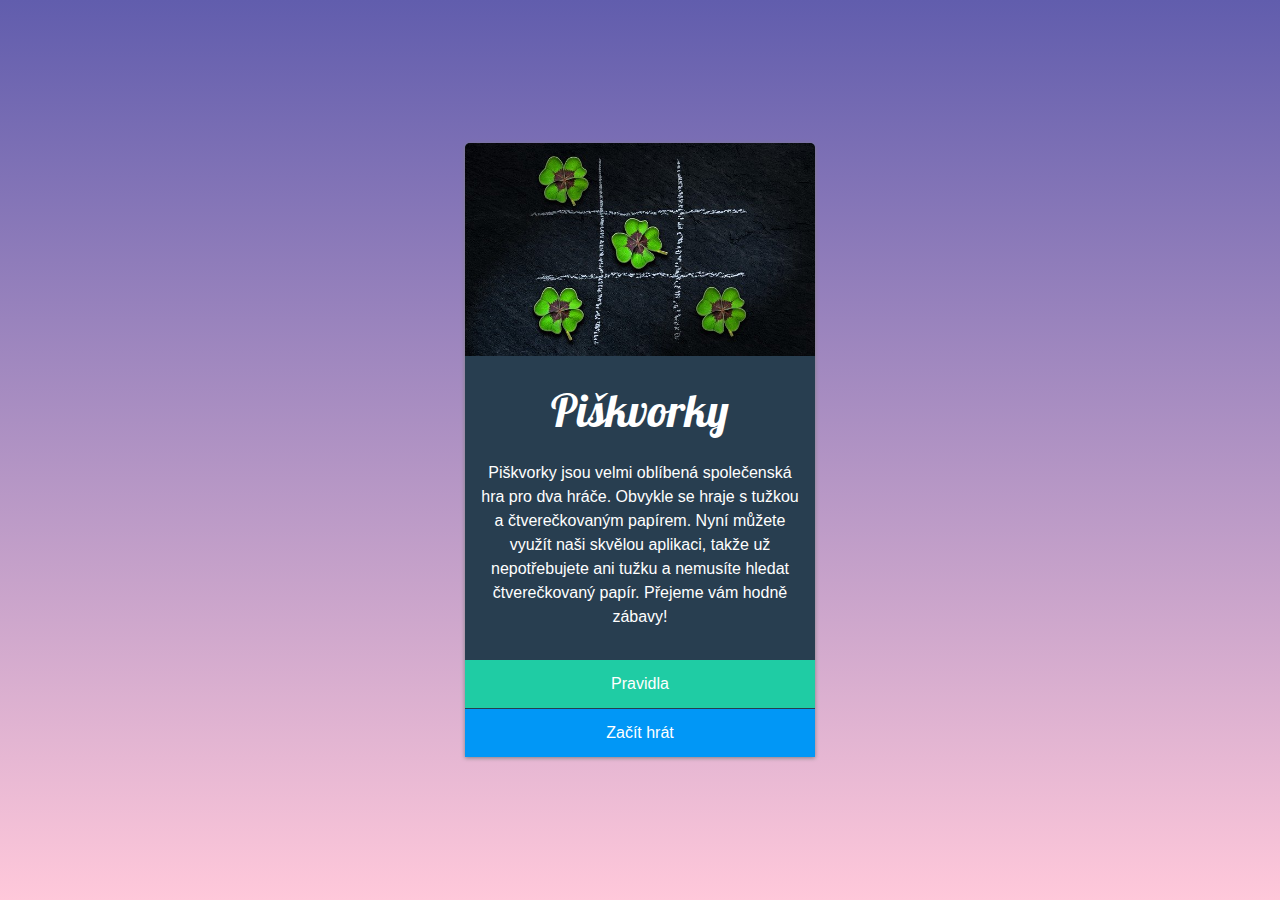
<file: index.html>
<!DOCTYPE html>
<html lang="en">
<head>
  <meta charset="UTF-8">
  <meta name="viewport" content="width=device-width, initial-scale=1.0">
  <title>Piškvorky</title>
  <link rel="stylesheet" href="styly.css">
  <link href="https://fonts.googleapis.com/css2?family=Lobster&display=swap" rel="stylesheet">
</head>
<body>
   
  <div class="uvod">
      
      <img class="obrazek" src="obrazky/uvodni.jpg" alt="Čtyřlístky">

    <div class="obsah">

      <h1 class="nadpis">Piškvorky</h1>

      <p>Piškvorky jsou velmi oblíbená společenská hra pro dva hráče. Obvykle se hraje s tužkou a čtverečkovaným papírem. Nyní můžete využít naši skvělou aplikaci, takže už nepotřebujete ani tužku a nemusíte hledat čtverečkovaný papír. Přejeme vám hodně zábavy!</p>

    </div>

    <ul class="tlacitka">
      <li class="pravidla"><a href="pravidla.html">Pravidla</a></li>
      <li class="zacit"><a href="hra.html">Začít hrát</a></li>
    </ul>  

  </div>

</body>
</html>
</file>
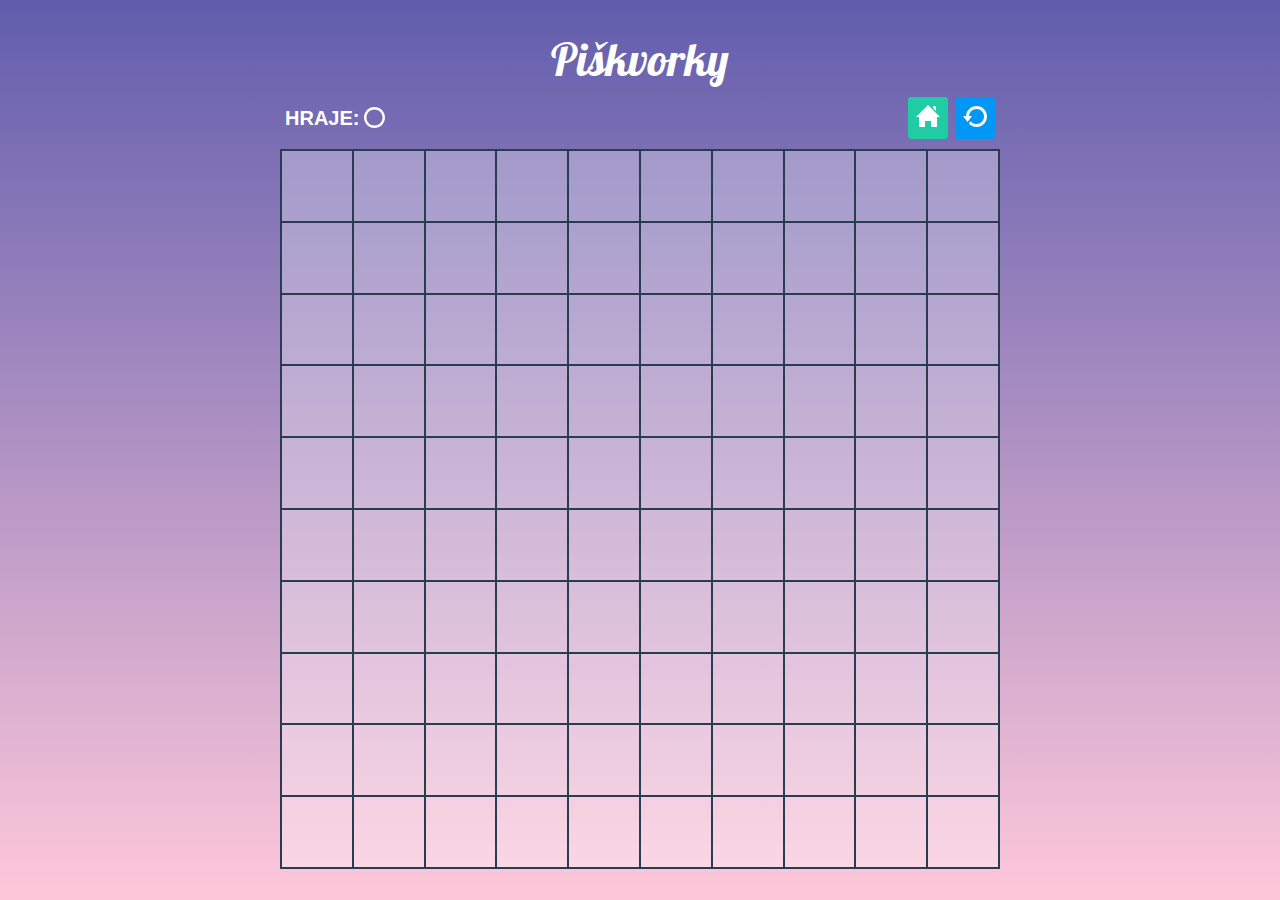
<file: hra.html>
<!DOCTYPE html>
<html lang="en">
<head>
  <meta charset="UTF-8">
  <meta name="viewport" content="width=device-width, initial-scale=1.0">
  <title>Hra</title>
  <link rel="stylesheet" href="styly.css">
  <link href="https://fonts.googleapis.com/css2?family=Lobster&display=swap" rel="stylesheet">
</head>
<body>
  <div class="hra">
    <h1 class="nadpis2">Piškvorky</h1>
    <div class="menu">
      <div class="hraje">
        <p class="text">Hraje:</p>
        <img class="ikona1" src="obrazky/circle.svg" alt="Kolečko">
      </div>
      <div class="tlacitka2">
        <a class="zpet-uvod" href="index.html"><img src="obrazky/home.svg" alt="Domů"></a></li>
        <a class="znovu" href="hra.html"><img src="obrazky/restart.svg" alt="Restart"></a></li>
      </div> 
    </div>
    <div class="mrizka"></div>
  </div>
  <script src="index.js"></script>
</body>
</html>
</file>
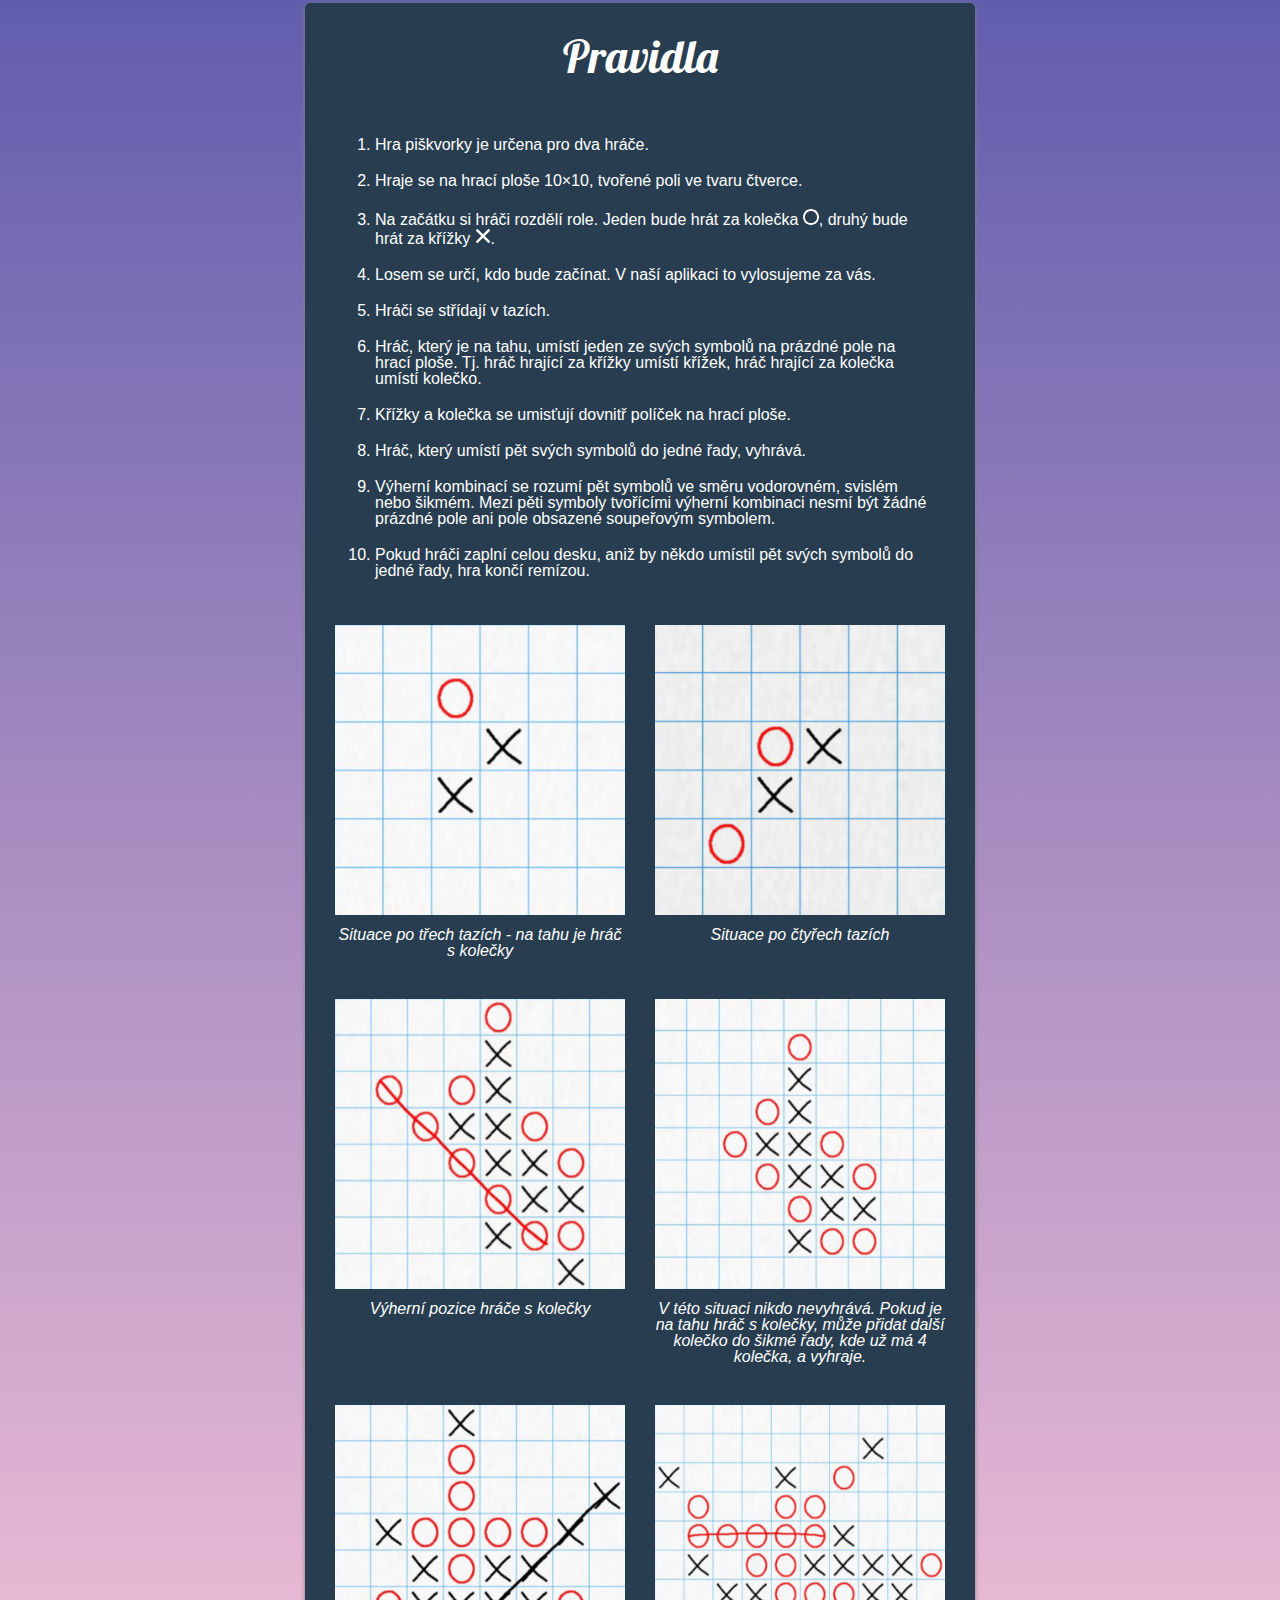
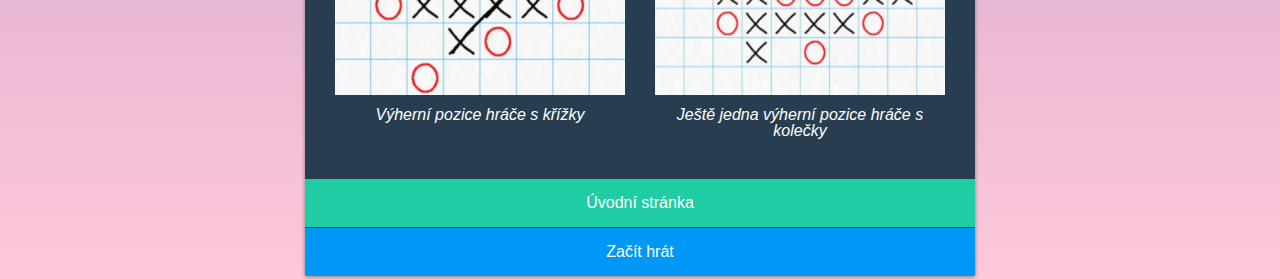
<file: pravidla.html>
<!DOCTYPE html>
<html lang="en">
<head>
  <meta charset="UTF-8">
  <meta name="viewport" content="width=device-width, initial-scale=1.0">
  <title>Pravidla</title>
  <link rel="stylesheet" href="styly.css">
  <link href="https://fonts.googleapis.com/css2?family=Lobster&display=swap" rel="stylesheet">
</head>
<body>

  <div class="pravidla1">

    <h1 class="nadpis1">Pravidla</h1>

    <ol class="seznam">
      <li>Hra piškvorky je určena pro dva hráče.</li>
      <li>Hraje se na hrací ploše 10×10, tvořené poli ve tvaru čtverce.</li>
      <li>Na začátku si hráči rozdělí role. Jeden bude hrát za kolečka <img class="ikona" src="obrazky/circle.svg" alt="Kolečko">, druhý bude hrát za křížky <img class="ikona" src="obrazky/cross.svg" alt="Křížek">.</li>
      <li>Losem se určí, kdo bude začínat. V naší aplikaci to vylosujeme za vás.</li>
      <li>Hráči se střídají v tazích.</li>
      <li>Hráč, který je na tahu, umístí jeden ze svých symbolů na prázdné pole na hrací ploše. Tj. hráč hrající za křížky umístí křížek, hráč hrající za kolečka umístí kolečko.</li>
      <li>Křížky a kolečka se umisťují dovnitř políček na hrací ploše.</li>
      <li>Hráč, který umístí pět svých symbolů do jedné řady, vyhrává.</li>
      <li>Výherní kombinací se rozumí pět symbolů ve směru vodorovném, svislém nebo šikmém. Mezi pěti symboly tvořícími výherní kombinaci nesmí být žádné prázdné pole ani pole obsazené soupeřovým symbolem.</li>
      <li>Pokud hráči zaplní celou desku, aniž by někdo umístil pět svých symbolů do jedné řady, hra končí remízou.</li>
    </ol>

    <div class="priklady">
      <figure>
        <img src="obrazky/instructions-01.jpg" alt="Piškvorky-1">
        <figcaption>Situace po třech tazích - na tahu je hráč s kolečky</figcaption>
      </figure>
      <figure>
        <img src="obrazky/instructions-02.jpg" alt="Piškvorky-2">
        <figcaption>Situace po čtyřech tazích</figcaption>
      </figure>
      <figure>
        <img src="obrazky/instructions-03.jpg" alt="Piškvorky-3">
        <figcaption>Výherní pozice hráče s kolečky</figcaption>
      </figure>
      <figure>
        <img src="obrazky/instructions-04.jpg" alt="Piškvorky-4">
        <figcaption>V této situaci nikdo nevyhrává. Pokud je na tahu hráč s kolečky, může přidat další kolečko do šikmé řady, kde už má 4 kolečka, a vyhraje.</figcaption>
      </figure>
      <figure>
        <img src="obrazky/instructions-05.jpg" alt="Piškvorky-5">
        <figcaption>Výherní pozice hráče s křížky</figcaption>
      </figure>
      <figure>
        <img src="obrazky/instructions-06.jpg" alt="Piškvorky-6">
        <figcaption>Ještě jedna výherní pozice hráče s kolečky</figcaption>
      </figure>
    </div>

    <ul class="tlacitka">
      <li class="uvodni-stranka"><a href="index.html">Úvodní stránka</a></li>
      <li class="zacit"><a href="hra.html">Začít hrát</a></li>
    </ul> 

  </div>
</body>
</html>
</file>
<file: styly.css>
*,
:after,
:before {
  box-sizing: border-box;
}

body {
  background-image: linear-gradient(#615dad, #ffc8da);
  min-height: 100vh;
  background-repeat: no-repeat;
  margin: 0;
  display: flex;
  justify-content: center;
  align-items: center;
}

.uvod,
.pravidla1 {
  width: 350px;
  background-color: #283e50;
  color: white;
  font-family: Arial, Helvetica, sans-serif;
  font-size: medium;
  line-height: 1.5;
  text-align: center;
  border-radius: 5px 5px 0 0;
  box-shadow: 0 1px 4px gray;
  margin: 3px auto;
}

.obrazek {
  width: 100%;
  height: auto;
  border-radius: 5px 5px 0 0;
}

.obsah {
  padding: 0 15px 15px 15px;
}

.priklady {
  padding: 20px 30px 0 30px;
}

.nadpis,
.nadpis1 {
  font-family: 'Lobster', cursive;
  font-size: 45px;
  font-weight: normal;
  margin: 14px 0 15px 0;
}

.nadpis1 {
  margin: 0;
  padding: 20px 0;
}
.seznam {
  padding: 0 0 0 70px;
  text-align: left;
}
.seznam li {
  padding: 10px 40px 10px 0;
  line-height: 1;
}

.ikona {
  width: 1em;
  height: 1em;
  filter: invert(100%);
}

.priklady figure {
  width: 100%;
  margin: 0;
}
.priklady img {
  width: 100%;
}
.priklady figcaption {
  font-style: italic;
  margin: 5px 0 40px 0;
  line-height: 1;
}
.tlacitka {
  list-style: none;
  margin: 0;
  padding: 0;
}

.zacit {
  border-top: 1px solid #283e50;
}

.tlacitka a {
  display: block;
  width: auto;
  padding: 12px;
  color: white;
  text-decoration: none;
}

.pravidla a,
.uvodni-stranka a {
  background-color: #1fcca4;
}

.zacit a {
  background-color: #0197f6;
}

.pravidla a:hover,
.pravidla a:focus,
.uvodni-stranka a:hover,
.uvodni-stranka a:focus {
  background-color: #1cbb96;
}

.zacit a:hover,
.zacit a:focus {
  background-color: #0090e9;
}

@media screen and (min-width: 800px) {
  .pravidla1 {
    width: 670px;
  }
  .priklady {
    display: flex;
    flex-wrap: wrap;
    padding-right: 0;
  }
  .priklady figure {
    flex: 1 1 calc(50% - 90px);
    padding-right: 30px;
  }
}

/*stylování hry*/

.hra {
  max-width: 80vmin;
  color: white;
  font-family: Arial, Helvetica, sans-serif;
  font-size: medium;
  text-align: center;
  margin: 0 auto;
}
.nadpis2 {
  font-family: 'Lobster', cursive;
  font-size: 45px;
  font-weight: normal;
  margin: 0;
}
.menu {
  display: flex;
  justify-content: space-between;
}
.hraje {
  display: flex;
}
.text {
  text-transform: uppercase;
  font-size: 20px;
  font-weight: 600;
  padding-top: 10px;
  margin: 10px 0 10px 5px;
}
.ikona1 {
  width: 1.3em;
  height: 1.3em;
  filter: invert(100%);
  margin: 20px 0 0 5px;
}
.tlacitka2 {
  list-style: none;
  display: flex;
  padding: 0;
  margin: 10px 5px 10px 0;
}
.zpet-uvod {
  width: 40px;
  height: 42px;
  background-color: #1fcca4;
  border-radius: 3px;
  margin-right: 7px;
}
.znovu {
  width: 40px;
  height: 42px;
  background-color: #0197f6;
  border-radius: 3px;
}
.zpet-uvod img,
.znovu img {
  position: relative;
  top: 7px;
}
.zpet-uvod:hover,
.zpet-uvod:focus {
  background-color: #1cbb96;
}
.znovu:hover,
.znovu:focus {
  background-color: #0090e9;
}
.mrizka {
  display: flex;
  flex-wrap: wrap;
  height: 80vmin;
  border: 1px solid #283e50;
}
.field {
  flex: 1 1 10%;
  border: 1px solid #283e50;
  background-color: rgba(255, 255, 255, 0.3);
}
.field:hover,
.field:focus {
  background-color: rgba(255, 255, 255, 0.5);
}
.kolecko,
.krizek {
  flex: 1 1 10%;
  border: 1px solid #283e50;
  background-color: rgba(255, 255, 255, 0.3);
  background-position: center;
  background-repeat: no-repeat;
  background-size: 70%;
  animation-duration: 0.15s;
  animation-name: size;
}
.kolecko {
  background-image: url('obrazky/circle.svg');
}
.krizek {
  background-image: url('obrazky/cross.svg');
}
@keyframes size {
  0% {
    background-size: 0%;
  }
  100% {
    background-size: 70%;
  }
}
</file>
